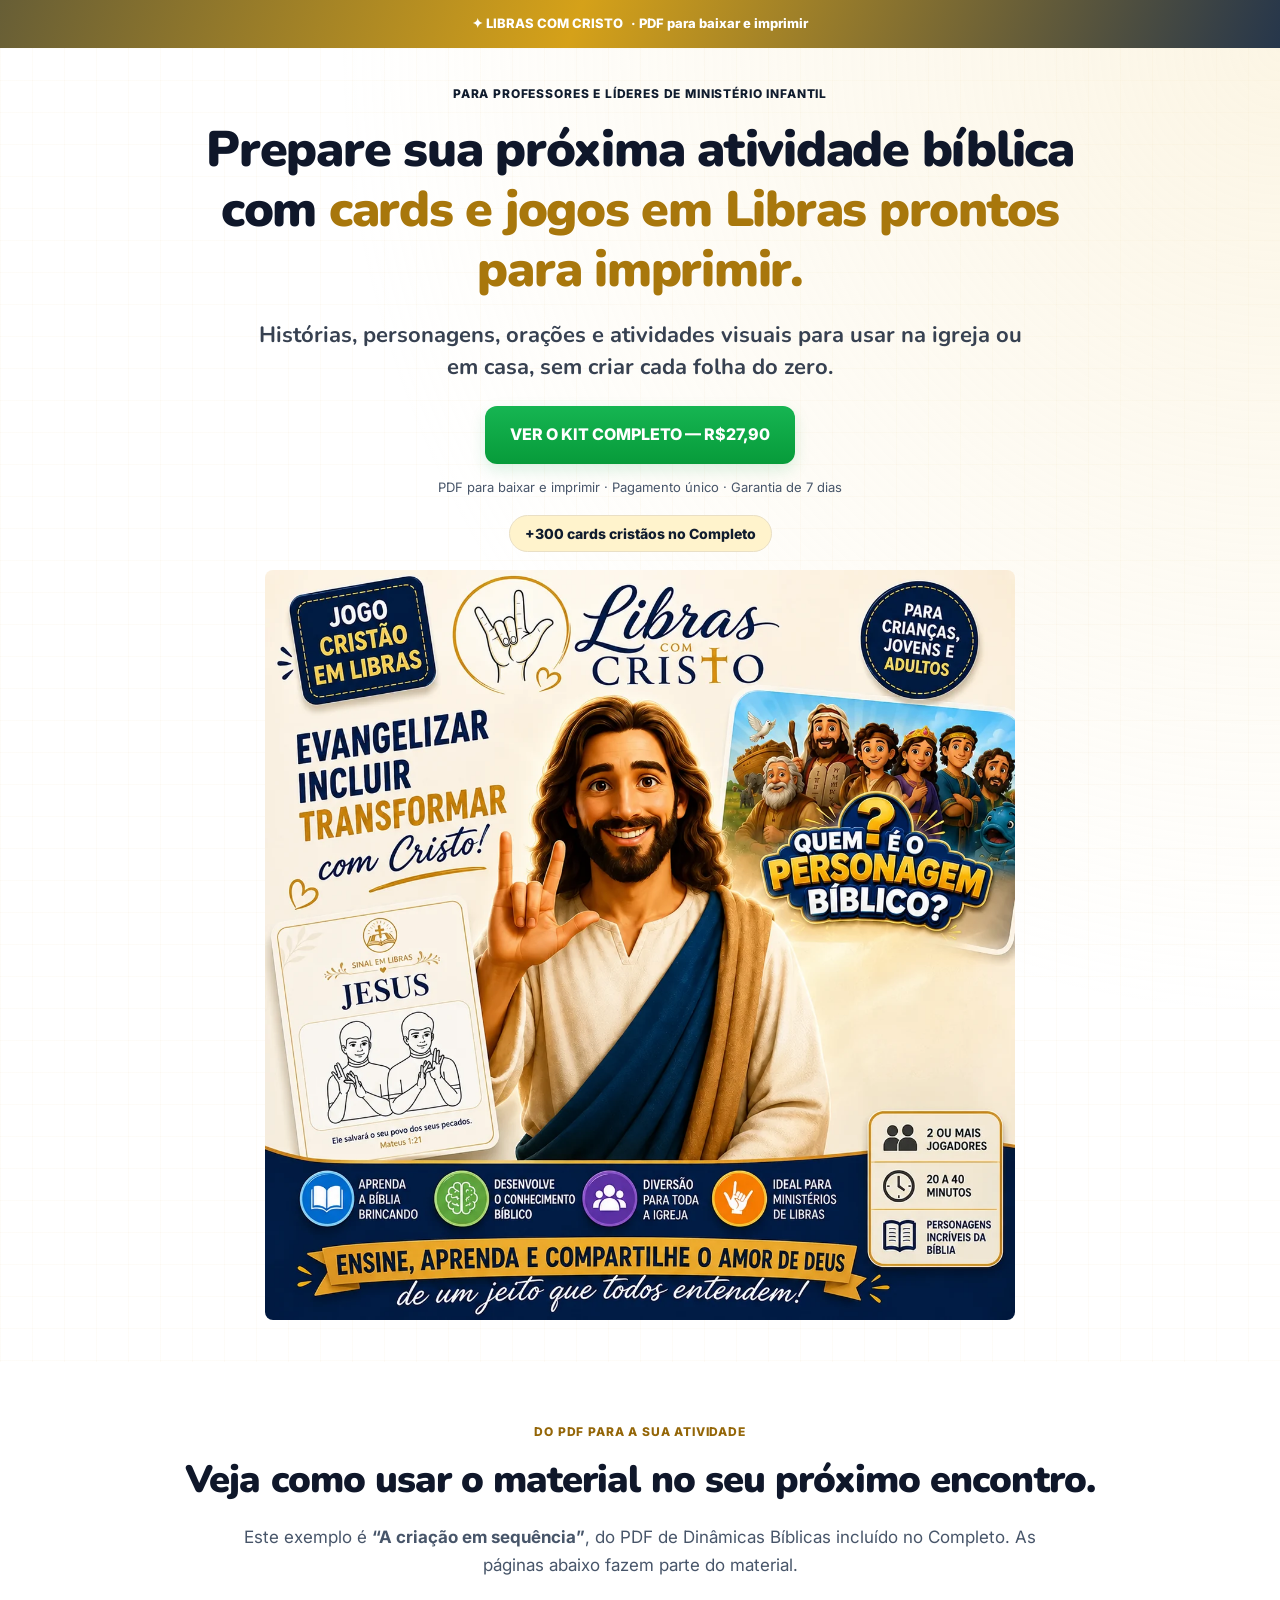
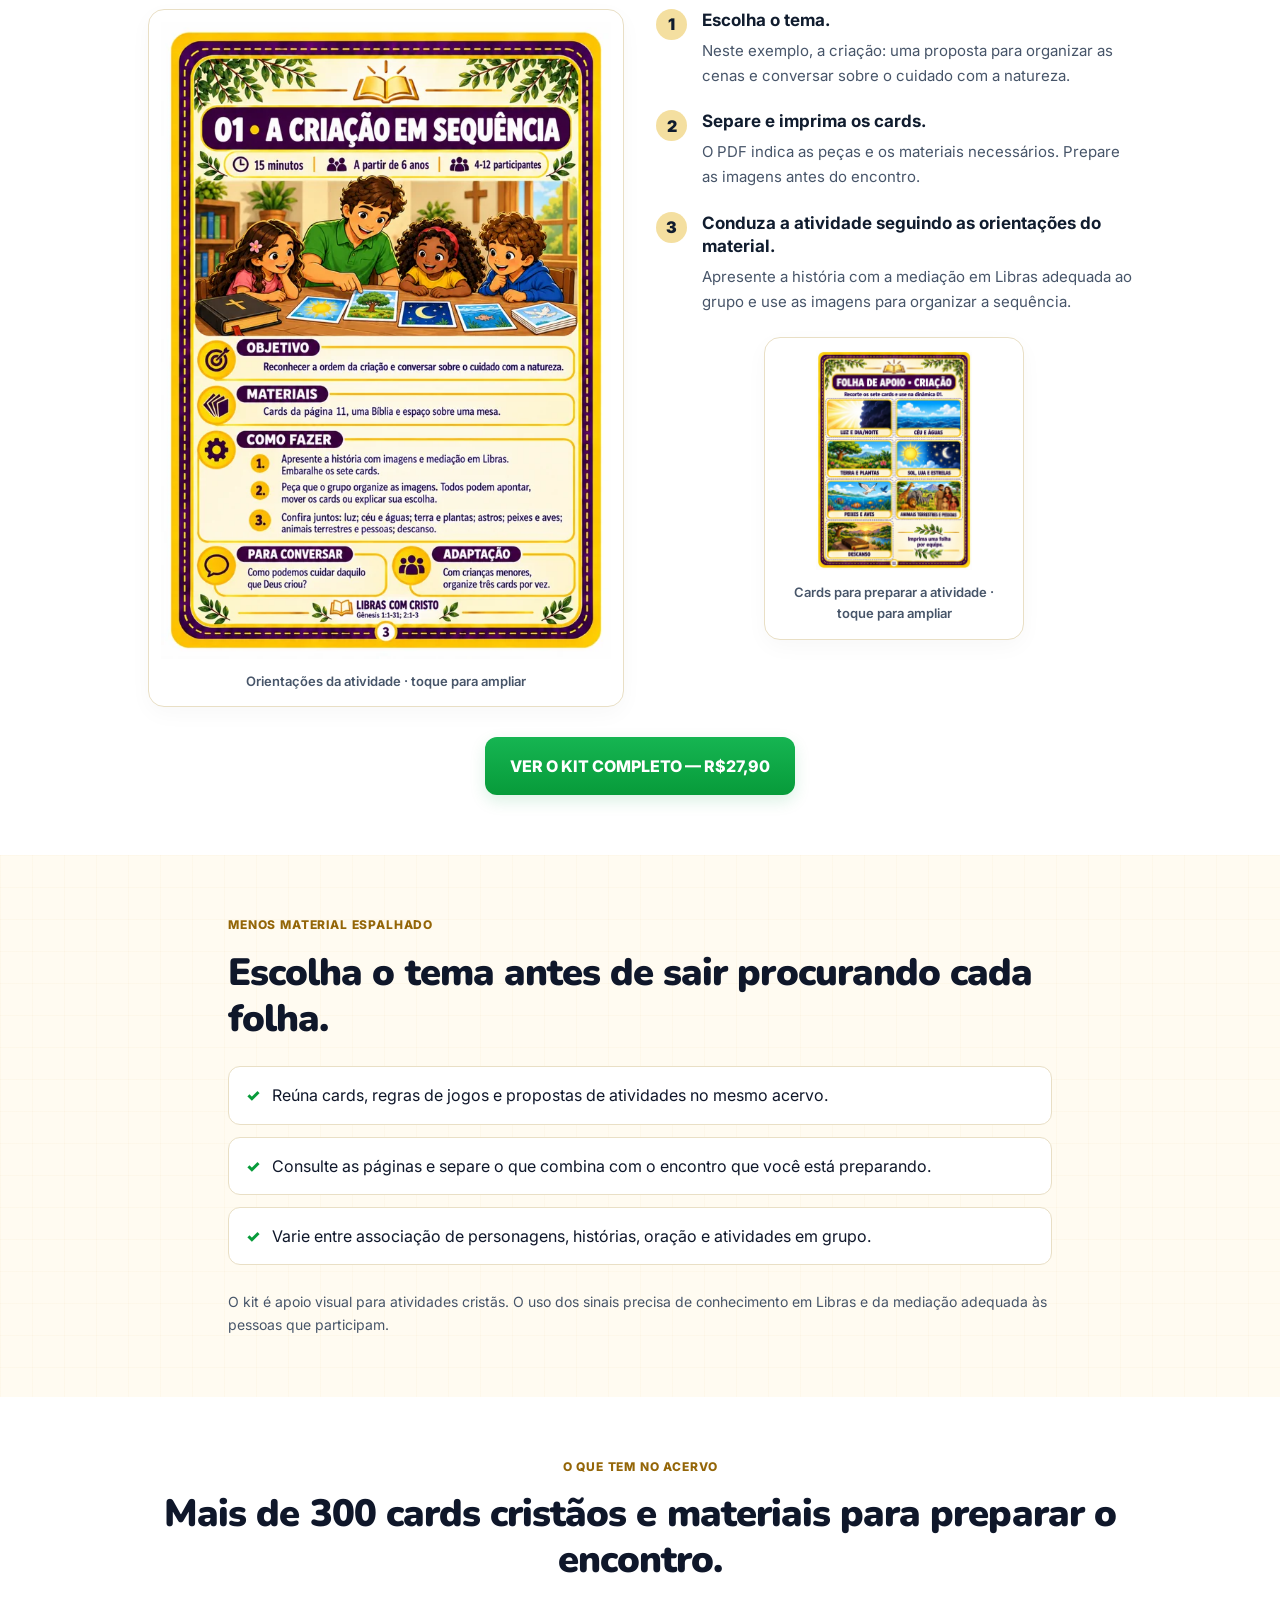
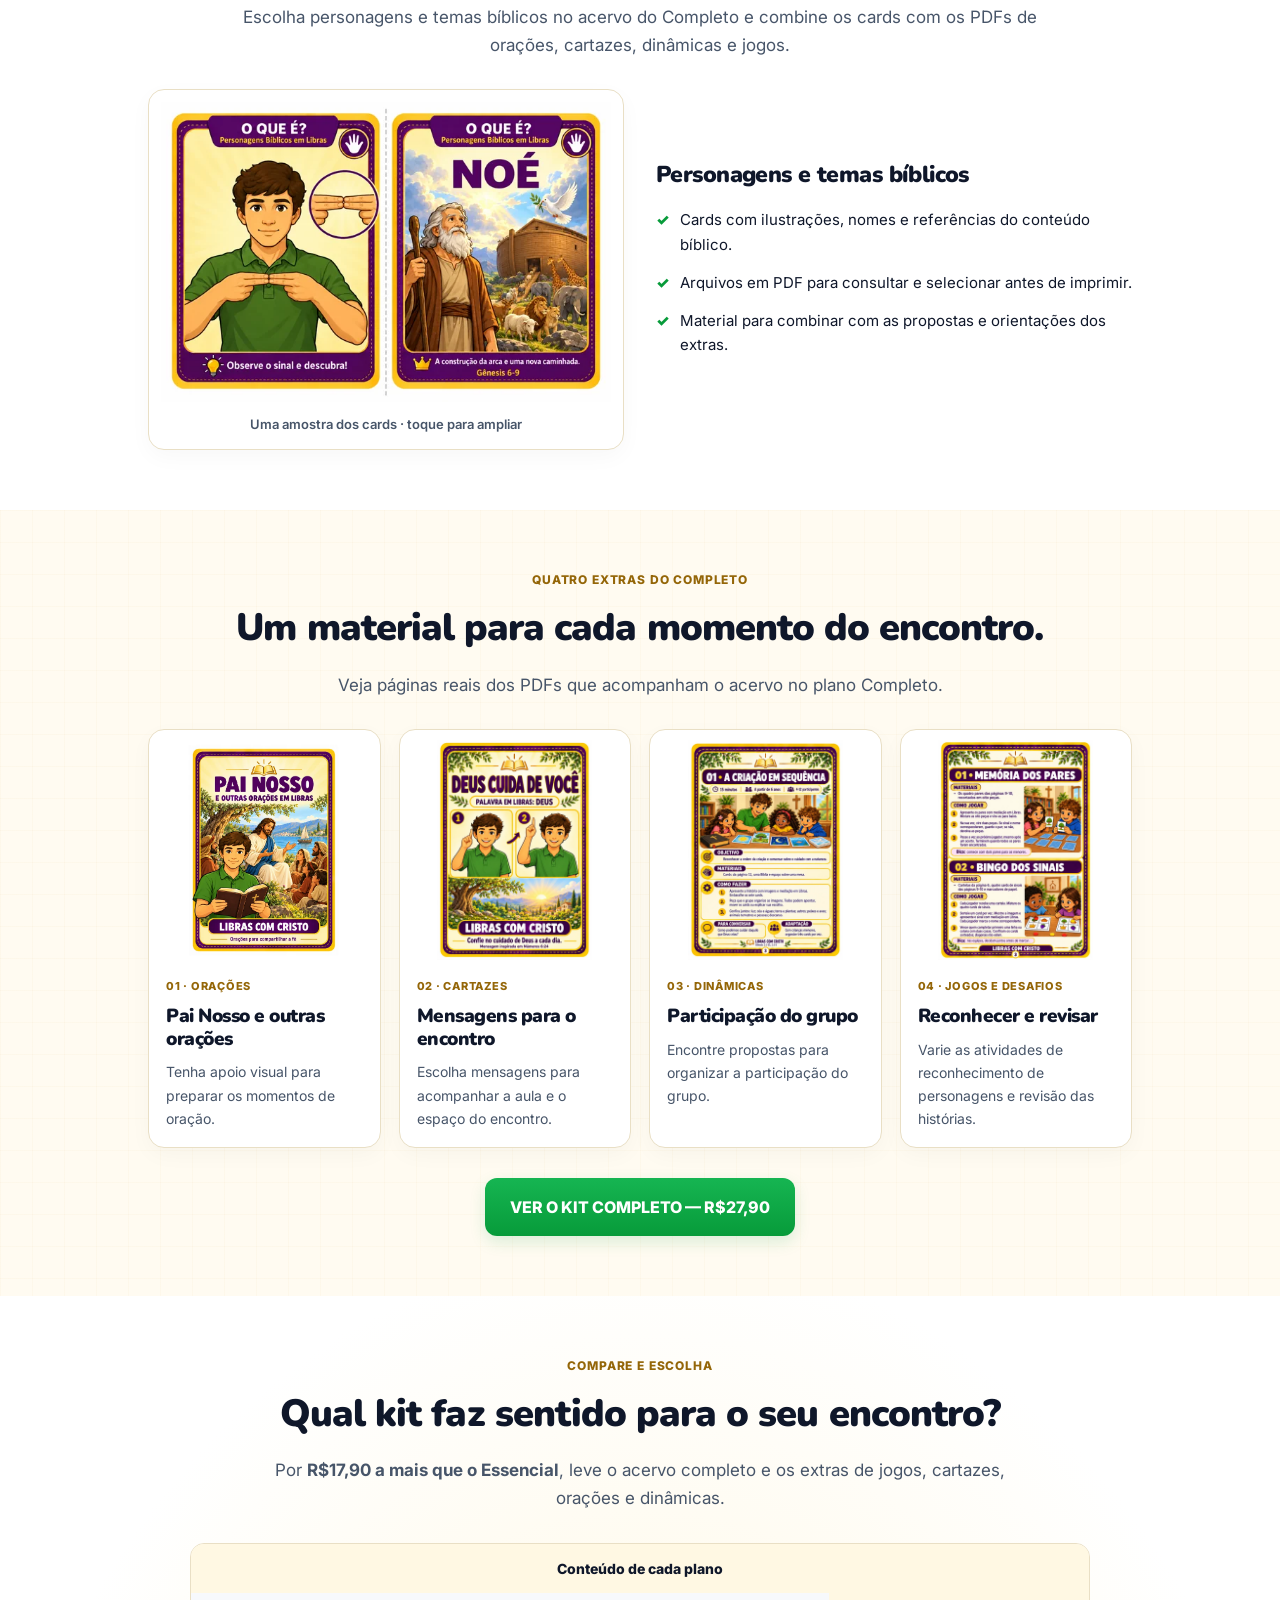
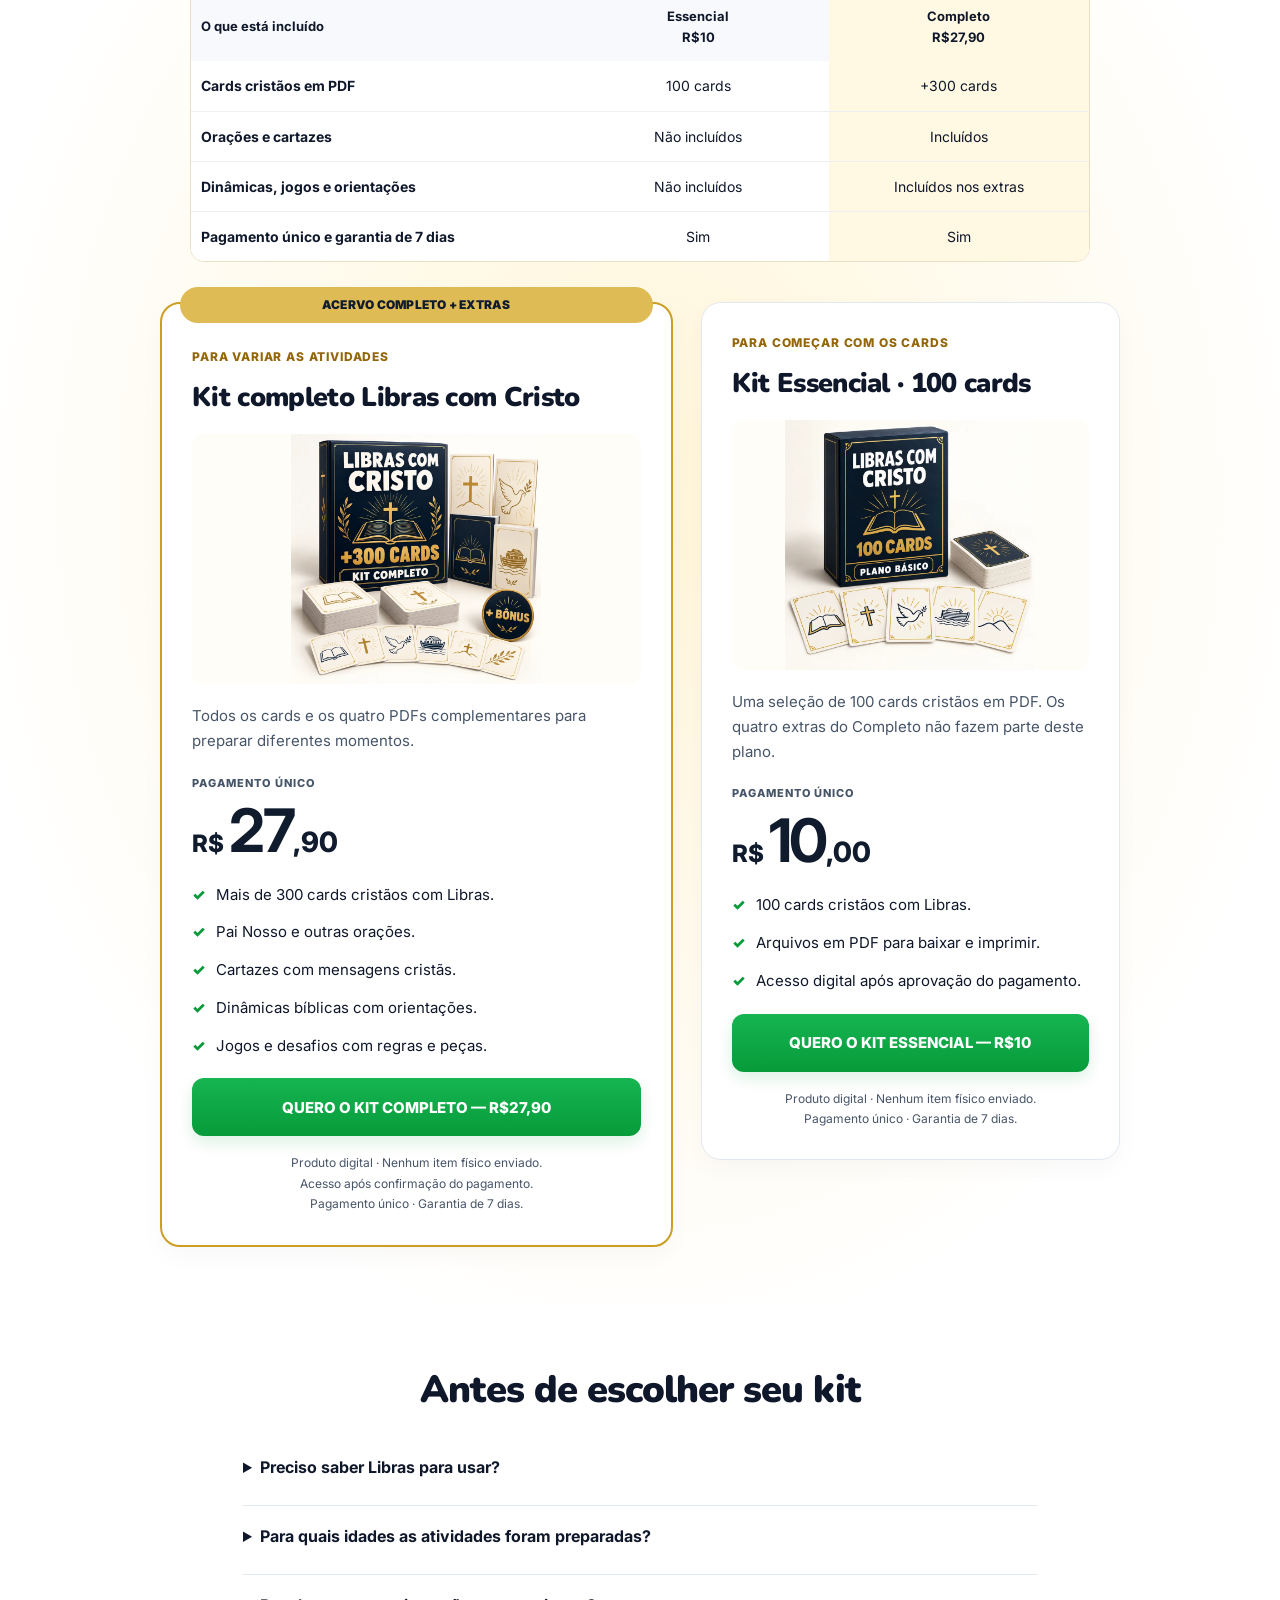
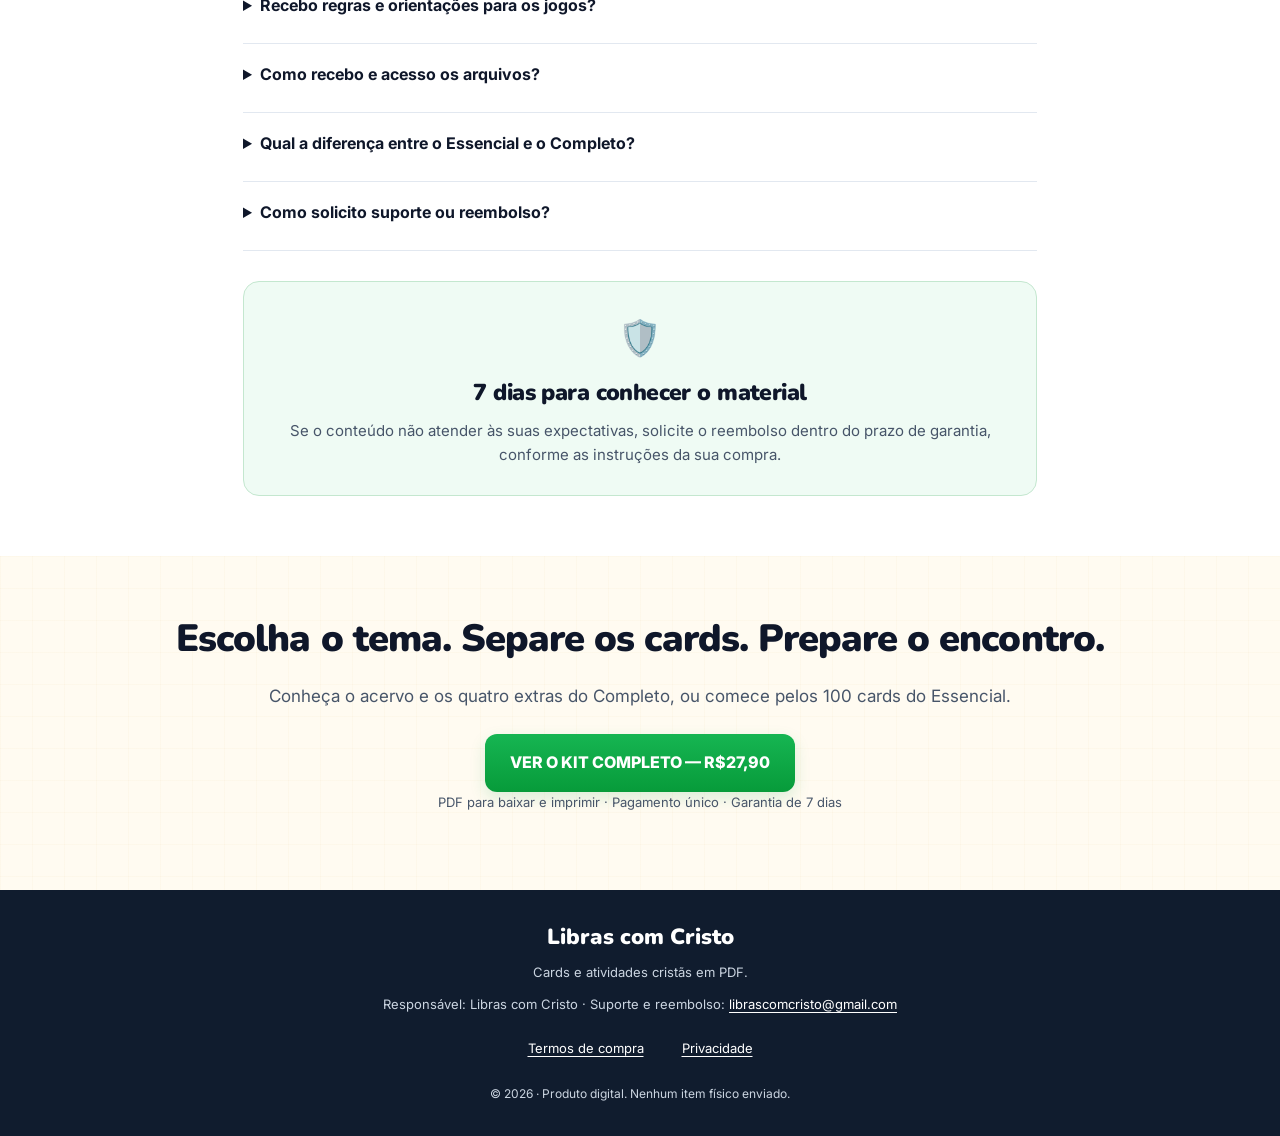
<file: index.html>
<!doctype html>
<html lang="pt-BR">
<head>
<meta charset="utf-8"><meta name="viewport" content="width=device-width,initial-scale=1,viewport-fit=cover">
<title>Libras com Cristo — Cards e atividades bíblicas para imprimir</title>
<meta name="description" content="Prepare sua próxima atividade bíblica com cards, jogos, orações e dinâmicas. Conheça as páginas do material e escolha seu kit em PDF.">
<meta name="theme-color" content="#101c2e">
<link rel="preconnect" href="https://fonts.googleapis.com"><link rel="preconnect" href="https://fonts.gstatic.com" crossorigin>
<link rel="preload" as="image" href="assets/hero.webp">
<link rel="stylesheet" href="styles.css?v=br-cro-20261014"><script src="config.js?v=br-cro-20261014" defer></script><script src="app.js?v=br-cro-20261014" defer></script>
</head>
<body>
<noscript><img height="1" width="1" style="display:none" alt="" src="https://www.facebook.com/tr?id=1959553121381250&amp;ev=PageView&amp;noscript=1"></noscript>
<a class="skip-content" href="#conteudo">Pular para o conteúdo</a>
<header class="topbar">✦ LIBRAS COM CRISTO <span>· PDF para baixar e imprimir</span></header>
<main id="conteudo">
<section class="hero" aria-labelledby="titulo-principal"><div class="container">
<p class="eyebrow hero-audience">PARA PROFESSORES E LÍDERES DE MINISTÉRIO INFANTIL</p>
<h1 id="titulo-principal">Prepare sua próxima atividade bíblica com <span>cards e jogos em Libras prontos para imprimir.</span></h1>
<p class="hero-sub">Histórias, personagens, orações e atividades visuais para usar na igreja ou em casa, sem criar cada folha do zero.</p>
<a class="cta" id="hero-cta" href="#plano-completo">VER O KIT COMPLETO — R$27,90</a>
<p class="micro hero-conditions">PDF para baixar e imprimir · Pagamento único · Garantia de 7 dias</p>
<p class="collection-count">+300 cards cristãos no Completo</p>
<img class="hero-image" src="assets/hero.webp" alt="Jesus e personagens bíblicos na apresentação do kit Libras com Cristo" width="1254" height="1254" fetchpriority="high" decoding="async">
</div></section>
<section class="section white" id="demonstracao" aria-labelledby="titulo-demonstracao"><div class="container">
<div class="center"><p class="eyebrow">DO PDF PARA A SUA ATIVIDADE</p><h2 id="titulo-demonstracao">Veja como usar o material no seu próximo encontro.</h2><p class="intro">Este exemplo é <strong>“A criação em sequência”</strong>, do PDF de Dinâmicas Bíblicas incluído no Completo. As páginas abaixo fazem parte do material.</p></div>
<div class="demo-layout">
<figure class="sample demo-main"><button class="sample-button" type="button" data-preview="assets/demo-criacao-ampliada.webp" aria-label="Ampliar as orientações de A criação em sequência"><img src="assets/demo-criacao.webp" alt="Página real da dinâmica A criação em sequência, com objetivo, materiais e orientações" width="636" height="900" loading="lazy" decoding="async"></button><figcaption>Orientações da atividade · toque para ampliar</figcaption></figure>
<div class="demo-guide"><ol class="steps-list"><li><strong>Escolha o tema.</strong><span>Neste exemplo, a criação: uma proposta para organizar as cenas e conversar sobre o cuidado com a natureza.</span></li><li><strong>Separe e imprima os cards.</strong><span>O PDF indica as peças e os materiais necessários. Prepare as imagens antes do encontro.</span></li><li><strong>Conduza a atividade seguindo as orientações do material.</strong><span>Apresente a história com a mediação em Libras adequada ao grupo e use as imagens para organizar a sequência.</span></li></ol>
<figure class="sample demo-pieces"><button class="sample-button" type="button" data-preview="assets/demo-pecas-ampliada.webp" aria-label="Ampliar os cards de recorte da atividade sobre a criação"><img src="assets/demo-pecas.webp" alt="Página real dos cards de recorte usados na dinâmica sobre a criação" width="636" height="900" loading="lazy" decoding="async"></button><figcaption>Cards para preparar a atividade · toque para ampliar</figcaption></figure></div>
</div><p class="section-action"><a class="cta" href="#plano-completo">VER O KIT COMPLETO — R$27,90</a></p>
</div></section>
<section class="section cream" id="preparacao"><div class="container compact">
<p class="eyebrow">MENOS MATERIAL ESPALHADO</p><h2>Escolha o tema antes de sair procurando cada folha.</h2>
<ul class="pain-list"><li>Reúna cards, regras de jogos e propostas de atividades no mesmo acervo.</li><li>Consulte as páginas e separe o que combina com o encontro que você está preparando.</li><li>Varie entre associação de personagens, histórias, oração e atividades em grupo.</li></ul>
<p class="scope-note">O kit é apoio visual para atividades cristãs. O uso dos sinais precisa de conhecimento em Libras e da mediação adequada às pessoas que participam.</p>
</div></section>
<section class="section white" id="acervo"><div class="container">
<div class="center"><p class="eyebrow">O QUE TEM NO ACERVO</p><h2>Mais de 300 cards cristãos e materiais para preparar o encontro.</h2><p class="intro">Escolha personagens e temas bíblicos no acervo do Completo e combine os cards com os PDFs de orações, cartazes, dinâmicas e jogos.</p></div>
<div class="inventory"><figure class="sample"><button class="sample-button" type="button" data-preview="assets/cards-noe-ampliada.webp" aria-label="Ampliar o par de cards sobre Noé"><img src="assets/cards-noe.webp" alt="Par real do acervo: card com sinal e card de Noé com ilustração e referência bíblica" width="640" height="427" loading="lazy" decoding="async"></button><figcaption>Uma amostra dos cards · toque para ampliar</figcaption></figure><div><h3>Personagens e temas bíblicos</h3><ul class="check-list"><li>Cards com ilustrações, nomes e referências do conteúdo bíblico.</li><li>Arquivos em PDF para consultar e selecionar antes de imprimir.</li><li>Material para combinar com as propostas e orientações dos extras.</li></ul></div></div>
</div></section>
<section class="section cream" id="extras"><div class="container">
<div class="center"><p class="eyebrow">QUATRO EXTRAS DO COMPLETO</p><h2>Um material para cada momento do encontro.</h2><p class="intro">Veja páginas reais dos PDFs que acompanham o acervo no plano Completo.</p></div>
<div class="bonus-grid">
<article class="bonus"><button class="sample-button" type="button" data-preview="assets/extra-oracoes-ampliada.webp" aria-label="Ampliar a capa real de Pai Nosso e outras orações"><img src="assets/extra-oracoes.webp" alt="Capa real do PDF Pai Nosso e outras orações em Libras" width="497" height="702" loading="lazy" decoding="async"></button><div><p class="eyebrow">01 · ORAÇÕES</p><h3>Pai Nosso e outras orações</h3><p>Tenha apoio visual para preparar os momentos de oração.</p></div></article>
<article class="bonus"><button class="sample-button" type="button" data-preview="assets/extra-cartazes-ampliada.webp" aria-label="Ampliar uma página real dos cartazes cristãos"><img src="assets/extra-cartazes.webp" alt="Cartaz cristão do material: Deus cuida de você" width="636" height="900" loading="lazy" decoding="async"></button><div><p class="eyebrow">02 · CARTAZES</p><h3>Mensagens para o encontro</h3><p>Escolha mensagens para acompanhar a aula e o espaço do encontro.</p></div></article>
<article class="bonus"><button class="sample-button" type="button" data-preview="assets/extra-dinamicas-ampliada.webp" aria-label="Ampliar uma página real de Dinâmicas Bíblicas"><img src="assets/extra-dinamicas.webp" alt="Página da dinâmica A criação em sequência, com proposta e orientações" width="636" height="900" loading="lazy" decoding="async"></button><div><p class="eyebrow">03 · DINÂMICAS</p><h3>Participação do grupo</h3><p>Encontre propostas para organizar a participação do grupo.</p></div></article>
<article class="bonus"><button class="sample-button" type="button" data-preview="assets/extra-jogos-ampliada.webp" aria-label="Ampliar as regras reais de memória e bingo"><img src="assets/extra-jogos.webp" alt="Página de Jogos e desafios bíblicos com as regras de memória dos pares e bingo dos sinais" width="636" height="900" loading="lazy" decoding="async"></button><div><p class="eyebrow">04 · JOGOS E DESAFIOS</p><h3>Reconhecer e revisar</h3><p>Varie as atividades de reconhecimento de personagens e revisão das histórias.</p></div></article>
</div><p class="section-action"><a class="cta" href="#plano-completo">VER O KIT COMPLETO — R$27,90</a></p>
</div></section>
<section class="section plans-section" id="planos"><div class="container">
<div class="center"><p class="eyebrow">COMPARE E ESCOLHA</p><h2>Qual kit faz sentido para o seu encontro?</h2><p class="intro price-difference">Por <strong>R$17,90 a mais que o Essencial</strong>, leve o acervo completo e os extras de jogos, cartazes, orações e dinâmicas.</p></div>
<div class="comparison-table"><table><caption>Conteúdo de cada plano</caption><thead><tr><th scope="col">O que está incluído</th><th scope="col">Essencial<br>R$10</th><th scope="col">Completo<br>R$27,90</th></tr></thead><tbody><tr><th scope="row">Cards cristãos em PDF</th><td>100 cards</td><td>+300 cards</td></tr><tr><th scope="row">Orações e cartazes</th><td>Não incluídos</td><td>Incluídos</td></tr><tr><th scope="row">Dinâmicas, jogos e orientações</th><td>Não incluídos</td><td>Incluídos nos extras</td></tr><tr><th scope="row">Pagamento único e garantia de 7 dias</th><td>Sim</td><td>Sim</td></tr></tbody></table></div>
<div class="plans">
<article class="plan complete" id="plano-completo" aria-labelledby="nome-completo"><div class="recommended">ACERVO COMPLETO + EXTRAS</div><p class="eyebrow">PARA VARIAR AS ATIVIDADES</p><h3 id="nome-completo">Kit completo Libras com Cristo</h3><img class="plan-thumbnail" src="assets/plano-completo.webp" alt="Apresentação do Kit completo Libras com Cristo, com mais de 300 cards e extras" width="900" height="900" loading="lazy" decoding="async"><p class="plan-desc">Todos os cards e os quatro PDFs complementares para preparar diferentes momentos.</p><p class="payment">PAGAMENTO ÚNICO</p><p class="price">R$ <strong>27</strong><span>,90</span></p><ul class="check-list"><li>Mais de 300 cards cristãos com Libras.</li><li>Pai Nosso e outras orações.</li><li>Cartazes com mensagens cristãs.</li><li>Dinâmicas bíblicas com orientações.</li><li>Jogos e desafios com regras e peças.</li></ul><a class="cta checkout" data-plan="complete" href="https://pay.cakto.com.br/koq7rch_1203607">QUERO O KIT COMPLETO — R$27,90</a><p class="purchase-conditions">Produto digital · Nenhum item físico enviado.<br>Acesso após confirmação do pagamento.<br>Pagamento único · Garantia de 7 dias.</p></article>
<article class="plan basic" id="plano-essencial" aria-labelledby="nome-essencial"><p class="eyebrow">PARA COMEÇAR COM OS CARDS</p><h3 id="nome-essencial">Kit Essencial · 100 cards</h3><img class="plan-thumbnail" src="assets/plano-basico.webp" alt="Apresentação do Kit Essencial Libras com Cristo com 100 cards" width="900" height="900" loading="lazy" decoding="async"><p class="plan-desc">Uma seleção de 100 cards cristãos em PDF. Os quatro extras do Completo não fazem parte deste plano.</p><p class="payment">PAGAMENTO ÚNICO</p><p class="price">R$ <strong>10</strong><span>,00</span></p><ul class="check-list"><li>100 cards cristãos com Libras.</li><li>Arquivos em PDF para baixar e imprimir.</li><li>Acesso digital após aprovação do pagamento.</li></ul><a class="cta checkout" data-plan="basic" href="https://pay.cakto.com.br/39c2smn_1203645">QUERO O KIT ESSENCIAL — R$10</a><p class="purchase-conditions">Produto digital · Nenhum item físico enviado.<br>Pagamento único · Garantia de 7 dias.</p></article>
</div></div></section>
<section class="section white" id="duvidas"><div class="container faq"><h2 class="center">Antes de escolher seu kit</h2>
<details><summary>Preciso saber Libras para usar?</summary><p>Você pode consultar as páginas para preparar as atividades. Para apresentar ou ensinar os sinais, precisa de conhecimento em Libras e da mediação adequada ao grupo. O kit é apoio visual para atividades cristãs e não substitui formação em Libras ou mediação profissional.</p></details>
<details><summary>Para quais idades as atividades foram preparadas?</summary><p>As propostas dos extras trazem orientações próprias. A dinâmica “A criação em sequência”, por exemplo, indica a partir de 6 anos; o guia de jogos sugere a partir de 7 anos. Escolha conforme a leitura, o interesse e as necessidades do grupo, sem aplicar uma única faixa etária a todo o acervo.</p></details>
<details><summary>Recebo regras e orientações para os jogos?</summary><p>Sim, no Completo. O PDF de Jogos e desafios bíblicos inclui preparo, regras e peças. O PDF de Dinâmicas Bíblicas também traz objetivo, materiais e orientações para as propostas. As páginas da demonstração são desses extras.</p></details>
<details><summary>Como recebo e acesso os arquivos?</summary><p>Após a confirmação do pagamento, use as instruções de acesso da plataforma e confira o e-mail informado na compra. O material é digital; nenhum item físico será enviado. Você pode consultar os PDFs e imprimir as páginas que vai utilizar.</p></details>
<details><summary>Qual a diferença entre o Essencial e o Completo?</summary><p>O Essencial reúne 100 cards cristãos. O Completo inclui mais de 300 cards e os quatro extras: orações, cartazes, dinâmicas e jogos. A diferença entre os preços é R$17,90.</p></details>
<details><summary>Como solicito suporte ou reembolso?</summary><p>Envie sua solicitação para <a href="mailto:librascomcristo@gmail.com">librascomcristo@gmail.com</a>, informando o e-mail utilizado na compra. Para reembolso, entre em contato dentro dos 7 dias de garantia, contados da compra.</p></details>
<div class="guarantee center"><span aria-hidden="true">🛡️</span><h3>7 dias para conhecer o material</h3><p>Se o conteúdo não atender às suas expectativas, solicite o reembolso dentro do prazo de garantia, conforme as instruções da sua compra.</p></div>
</div></section>
<section class="section final cream"><div class="container center"><h2>Escolha o tema. Separe os cards. Prepare o encontro.</h2><p class="intro">Conheça o acervo e os quatro extras do Completo, ou comece pelos 100 cards do Essencial.</p><a class="cta" href="#plano-completo">VER O KIT COMPLETO — R$27,90</a><p class="micro">PDF para baixar e imprimir · Pagamento único · Garantia de 7 dias</p></div></section>
</main>
<footer id="rodape"><div class="container"><strong>Libras com Cristo</strong><p>Cards e atividades cristãs em PDF.</p><p>Responsável: Libras com Cristo · Suporte e reembolso: <a href="mailto:librascomcristo@gmail.com">librascomcristo@gmail.com</a></p><nav aria-label="Informações de compra"><a href="termos.html">Termos de compra</a><a href="privacidade.html">Privacidade</a></nav><small>© <span id="year">2026</span> · Produto digital. Nenhum item físico enviado.</small></div></footer>
<aside class="mobile-bar" aria-label="Atalho para o kit completo" hidden><div><strong>Kit completo · R$27,90</strong><span>Pagamento único</span></div><a class="cta" href="#plano-completo">VER O KIT</a></aside>
<dialog id="sample-preview" aria-labelledby="preview-title"><header class="preview-header"><h2 id="preview-title">Página do material</h2><button class="close-preview" type="button" aria-label="Fechar página ampliada">×</button></header><img id="sample-preview-image" alt="Página ampliada do material"></dialog>
<dialog id="checkout-pending"><button class="close-dialog" aria-label="Fechar mensagem">×</button><h2>Não foi possível abrir o checkout</h2><p>Tente novamente pelo botão do plano que você escolheu.</p><button class="cta close-dialog">VOLTAR À PÁGINA</button></dialog>
</body></html>
</file>
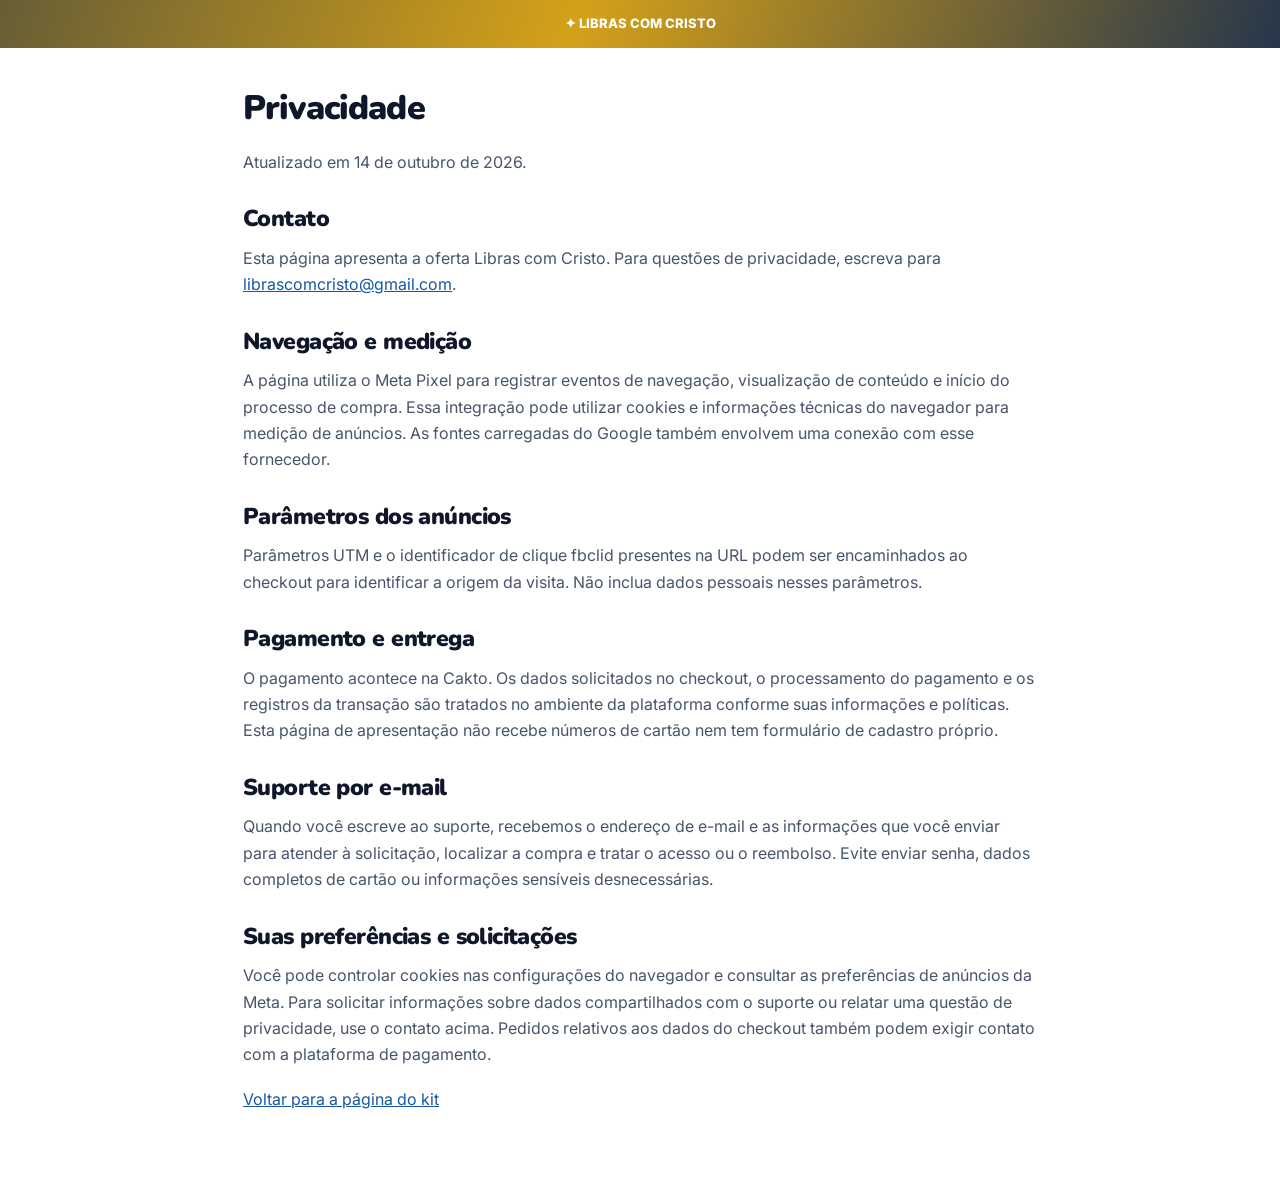
<file: privacidade.html>
<!doctype html><html lang="pt-BR"><head><meta charset="utf-8"><meta name="viewport" content="width=device-width,initial-scale=1"><title>Privacidade | Libras com Cristo</title><link rel="stylesheet" href="styles.css?v=br-cro-20261014"></head><body><header class="topbar">✦ LIBRAS COM CRISTO</header><main class="container legal"><h1>Privacidade</h1><p>Atualizado em 14 de outubro de 2026.</p><h2>Contato</h2><p>Esta página apresenta a oferta Libras com Cristo. Para questões de privacidade, escreva para <a href="mailto:librascomcristo@gmail.com">librascomcristo@gmail.com</a>.</p><h2>Navegação e medição</h2><p>A página utiliza o Meta Pixel para registrar eventos de navegação, visualização de conteúdo e início do processo de compra. Essa integração pode utilizar cookies e informações técnicas do navegador para medição de anúncios. As fontes carregadas do Google também envolvem uma conexão com esse fornecedor.</p><h2>Parâmetros dos anúncios</h2><p>Parâmetros UTM e o identificador de clique fbclid presentes na URL podem ser encaminhados ao checkout para identificar a origem da visita. Não inclua dados pessoais nesses parâmetros.</p><h2>Pagamento e entrega</h2><p>O pagamento acontece na Cakto. Os dados solicitados no checkout, o processamento do pagamento e os registros da transação são tratados no ambiente da plataforma conforme suas informações e políticas. Esta página de apresentação não recebe números de cartão nem tem formulário de cadastro próprio.</p><h2>Suporte por e-mail</h2><p>Quando você escreve ao suporte, recebemos o endereço de e-mail e as informações que você enviar para atender à solicitação, localizar a compra e tratar o acesso ou o reembolso. Evite enviar senha, dados completos de cartão ou informações sensíveis desnecessárias.</p><h2>Suas preferências e solicitações</h2><p>Você pode controlar cookies nas configurações do navegador e consultar as preferências de anúncios da Meta. Para solicitar informações sobre dados compartilhados com o suporte ou relatar uma questão de privacidade, use o contato acima. Pedidos relativos aos dados do checkout também podem exigir contato com a plataforma de pagamento.</p><p><a href="index.html">Voltar para a página do kit</a></p></main></body></html>
</file>
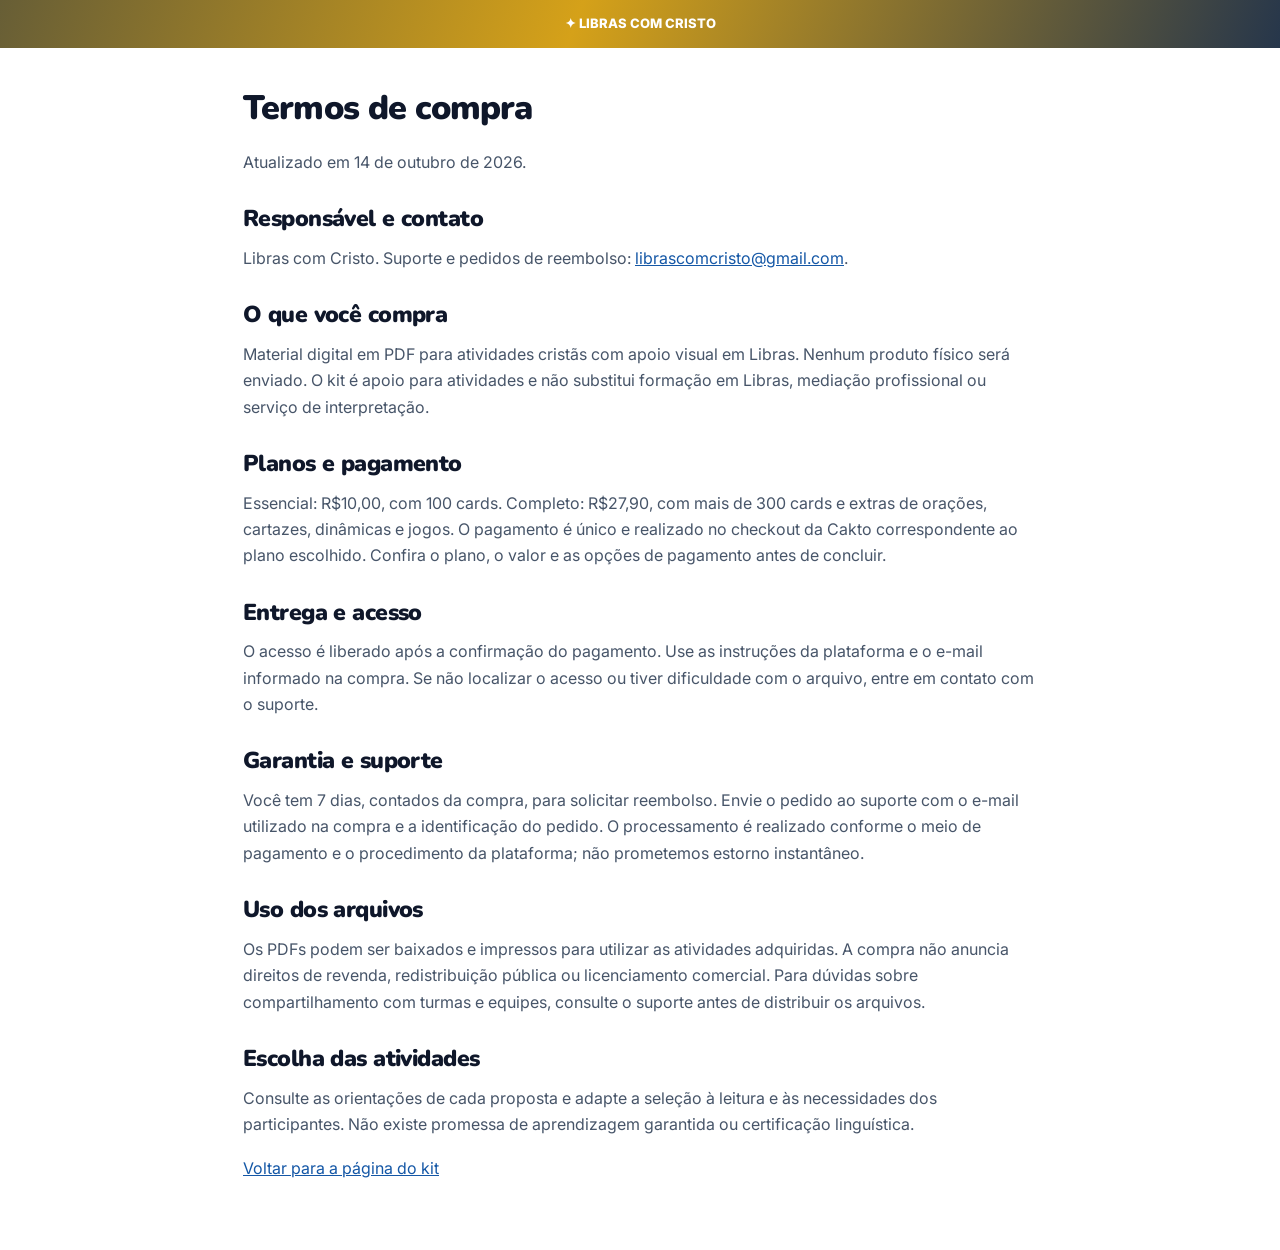
<file: termos.html>
<!doctype html><html lang="pt-BR"><head><meta charset="utf-8"><meta name="viewport" content="width=device-width,initial-scale=1"><title>Termos de compra | Libras com Cristo</title><link rel="stylesheet" href="styles.css?v=br-cro-20261014"></head><body><header class="topbar">✦ LIBRAS COM CRISTO</header><main class="container legal"><h1>Termos de compra</h1><p>Atualizado em 14 de outubro de 2026.</p><h2>Responsável e contato</h2><p>Libras com Cristo. Suporte e pedidos de reembolso: <a href="mailto:librascomcristo@gmail.com">librascomcristo@gmail.com</a>.</p><h2>O que você compra</h2><p>Material digital em PDF para atividades cristãs com apoio visual em Libras. Nenhum produto físico será enviado. O kit é apoio para atividades e não substitui formação em Libras, mediação profissional ou serviço de interpretação.</p><h2>Planos e pagamento</h2><p>Essencial: R$10,00, com 100 cards. Completo: R$27,90, com mais de 300 cards e extras de orações, cartazes, dinâmicas e jogos. O pagamento é único e realizado no checkout da Cakto correspondente ao plano escolhido. Confira o plano, o valor e as opções de pagamento antes de concluir.</p><h2>Entrega e acesso</h2><p>O acesso é liberado após a confirmação do pagamento. Use as instruções da plataforma e o e-mail informado na compra. Se não localizar o acesso ou tiver dificuldade com o arquivo, entre em contato com o suporte.</p><h2>Garantia e suporte</h2><p>Você tem 7 dias, contados da compra, para solicitar reembolso. Envie o pedido ao suporte com o e-mail utilizado na compra e a identificação do pedido. O processamento é realizado conforme o meio de pagamento e o procedimento da plataforma; não prometemos estorno instantâneo.</p><h2>Uso dos arquivos</h2><p>Os PDFs podem ser baixados e impressos para utilizar as atividades adquiridas. A compra não anuncia direitos de revenda, redistribuição pública ou licenciamento comercial. Para dúvidas sobre compartilhamento com turmas e equipes, consulte o suporte antes de distribuir os arquivos.</p><h2>Escolha das atividades</h2><p>Consulte as orientações de cada proposta e adapte a seleção à leitura e às necessidades dos participantes. Não existe promessa de aprendizagem garantida ou certificação linguística.</p><p><a href="index.html">Voltar para a página do kit</a></p></main></body></html>
</file>
<file: styles.css>
@import url('https://fonts.googleapis.com/css2?family=Inter:wght@400;500;600;700;800&family=Nunito:wght@600;700;800;900&display=swap');
:root{--ink:#0f172a;--navy:#101c2e;--gold:#cc9e22;--cream:#fffbf1;--muted:#475569;--line:#e9dfc5;--green:#079b3a;--top:48px;scroll-padding-top:70px;scroll-behavior:smooth}
*{box-sizing:border-box}body{margin:0;padding-top:var(--top);color:var(--ink);background:#fff;font:16px/1.65 Inter,Arial,sans-serif}h1,h2,h3{font-family:Nunito,Arial,sans-serif;font-weight:900;line-height:1.2;letter-spacing:-.025em;margin:0 0 20px}h1{font-size:clamp(32px,4vw,50px);max-width:940px;margin:0 auto 20px}h2{font-size:clamp(27px,3.4vw,38px)}h3{font-size:23px}h1 span{color:#a8770c}p{margin:0 0 18px}img{display:block;max-width:100%;height:auto}button{font:inherit;cursor:pointer}a,button,summary{touch-action:manipulation;-webkit-tap-highlight-color:transparent}a:focus-visible,button:focus-visible,summary:focus-visible{outline:3px solid #2563eb;outline-offset:5px}[hidden]{display:none!important}.container{width:min(1040px,100%);padding:0 28px;margin:auto}.compact{max-width:880px}.center{text-align:center}.topbar{position:fixed;inset:0 0 auto;height:var(--top);z-index:30;display:flex;gap:8px;justify-content:center;align-items:center;text-align:center;padding:8px 12px;background:linear-gradient(110deg,#675e36,#d5a119 45%,#26364b);color:#fff;font-size:13px;font-weight:800}.skip-content{position:absolute;top:-120px;left:15px;z-index:100;background:white;color:var(--ink);padding:15px}.skip-content:focus{top:55px}.hero{padding:36px 0 42px;text-align:center;background:radial-gradient(ellipse at top right,#f7e7bd66,transparent 52%),linear-gradient(#cf9e2208 1px,transparent 1px),linear-gradient(90deg,#cf9e2208 1px,transparent 1px);background-size:auto,32px 32px,32px 32px}.eyebrow{font-size:12px;font-weight:800;letter-spacing:.07em;color:#946608;margin:0 0 15px}.hero-audience{max-width:750px;margin:0 auto 16px;color:var(--navy)}.hero-sub{font:700 clamp(18px,2vw,22px)/1.45 Nunito,Arial,sans-serif;max-width:780px;margin:0 auto 22px;color:#374151}.cta{display:inline-flex;justify-content:center;align-items:center;text-align:center;min-height:58px;padding:16px 25px;border:0;border-radius:12px;background:linear-gradient(#16b552,#079b3a);box-shadow:0 6px 16px #10a04a26;color:#fff;font-size:16px;font-weight:800;line-height:1.4;text-decoration:none;max-width:100%;transition:filter .15s}.cta:hover{filter:brightness(1.06)}.micro{font-size:13px;color:var(--muted);line-height:1.6}.hero-conditions{margin:13px auto 18px;max-width:600px}.collection-count{display:inline-block;margin:0 auto 18px;padding:6px 15px;font-size:14px;font-weight:800;color:var(--navy);border-radius:50px;background:#fff3cc;border:1px solid var(--line)}.hero-image{width:750px;margin:0 auto;border-radius:8px}.section{padding:60px 0}.white{background:#fff}.cream{background-color:var(--cream);background-image:linear-gradient(#cf9e2208 1px,transparent 1px),linear-gradient(90deg,#cf9e2208 1px,transparent 1px);background-size:32px 32px}.intro{max-width:800px;margin:0 auto 30px;font-size:17px;color:var(--muted)}.demo-layout,.inventory{display:grid;grid-template-columns:1fr 1fr;gap:32px;align-items:start}.sample{margin:0;border:1px solid var(--line);border-radius:16px;background:#fff;padding:12px;box-shadow:0 7px 22px #0f172a08;overflow:hidden}.sample-button{display:block;border:0;background:transparent;padding:0;width:100%;border-radius:9px}.sample-button img{width:100%;height:auto}.sample-button:hover{filter:brightness(.98)}figcaption{padding:12px 3px 2px;color:var(--muted);font-size:13px;text-align:center;font-weight:600}.steps-list{list-style:none;counter-reset:step;margin:0 0 22px;padding:0;display:grid;gap:22px}.steps-list li{counter-increment:step;position:relative;padding-left:46px}.steps-list li:before{content:counter(step);position:absolute;top:0;left:0;display:grid;place-items:center;width:31px;height:31px;border-radius:50%;background:#f4dfa0;color:var(--navy);font-weight:900}.steps-list strong{display:block;font-size:17px;color:var(--navy);line-height:1.4;margin-bottom:6px}.steps-list span{display:block;font-size:15px;color:var(--muted)}.demo-pieces{max-width:260px;margin:auto}.demo-pieces img{max-height:220px;object-fit:contain}.section-action{margin:30px 0 0;text-align:center}.pain-list{list-style:none;margin:25px 0;padding:0;display:grid;gap:12px}.pain-list li{padding:15px 18px 15px 43px;border:1px solid var(--line);border-radius:12px;background:#fff;position:relative}.pain-list li:before{content:'✓';position:absolute;left:17px;color:var(--green);font-weight:900}.scope-note{font-size:14px;color:var(--muted);margin:24px 0 0}.inventory{align-items:center}.check-list{list-style:none;padding:0;margin:20px 0;display:grid;gap:13px;font-size:15px}.check-list li{padding-left:24px;position:relative}.check-list li:before{content:'✓';position:absolute;left:0;color:var(--green);font-weight:900}.bonus-grid{display:grid;grid-template-columns:repeat(4,1fr);gap:18px}.bonus{border:1px solid var(--line);border-radius:16px;background:#fff;overflow:hidden;box-shadow:0 7px 22px #0f172a08}.bonus .sample-button{padding:10px 10px 0}.bonus .sample-button img{width:100%;height:220px;object-fit:contain}.bonus>div{padding:17px}.bonus .eyebrow{font-size:11px;margin-bottom:10px}.bonus h3{font-size:19px;margin-bottom:10px}.bonus p:last-child{font-size:14px;color:var(--muted);margin:0}.plans-section{background:radial-gradient(ellipse at center,#fff5d8,white 75%)}.price-difference{max-width:780px}.comparison-table{max-width:900px;margin:28px auto 40px;border:1px solid var(--line);border-radius:14px;overflow:hidden}table{border-collapse:collapse;table-layout:fixed;width:100%;font-size:14px;background:white;text-align:center}caption{padding:13px;font-weight:800;background:#fff8e3}th,td{padding:13px 10px;border-bottom:1px solid #edf0f3;overflow-wrap:break-word}th:first-child{width:42%;text-align:left}thead th{font-size:13px;background:#f7f9fc}td:last-child,thead th:last-child{background:#fff8e3}tr:last-child th,tr:last-child td{border-bottom:0}.plans{display:grid;grid-template-columns:1.1fr .9fr;gap:28px;align-items:start;margin:auto;max-width:960px}.plan{border:1px solid #e2e8f0;border-radius:20px;background:#fff;padding:30px;box-shadow:0 9px 25px #0f172a08;scroll-margin-top:18px}.complete{border:2px solid var(--gold);position:relative;padding-top:43px}.recommended{position:absolute;top:-17px;left:18px;right:18px;text-align:center;border-radius:40px;background:#dfbb55;color:var(--navy);padding:8px 5px;font-weight:900;letter-spacing:.02em;font-size:12px}.plan h3{font-size:27px}.plan-thumbnail{width:100%;height:250px;object-fit:contain;border-radius:12px;background:#fffdf7;margin:10px 0 20px}.plan-desc{color:var(--muted);font-size:15px}.payment{font-size:11px;font-weight:800;color:var(--muted);letter-spacing:.09em;margin:20px 0 5px}.price{line-height:1.1;color:var(--navy);font-size:24px;font-weight:800;margin:0 0 20px}.price strong{font-size:60px;letter-spacing:-.04em}.price span{font-size:28px}.plan .cta{width:100%;padding:16px 12px;font-size:15px}.purchase-conditions{color:var(--muted);font-size:12px;text-align:center;margin:17px 0 0;line-height:1.7}.faq{max-width:850px}.faq h2{margin-bottom:25px}details{border-bottom:1px solid #e2e8f0;padding:18px 0}summary{font-size:16px;font-weight:700;cursor:pointer;line-height:1.5;min-height:32px}details p{font-size:15px;color:var(--muted);padding-top:14px;margin:0}.guarantee{margin-top:30px;padding:27px;border:1px solid #c4e7cf;border-radius:16px;background:#effbf4}.guarantee>span{font-size:35px}.guarantee h3{margin:12px 0}.guarantee p{color:var(--muted);font-size:15px;margin:0}.final .intro{margin-bottom:24px}footer{padding:32px 0;background:var(--navy);color:#cbd5e1;text-align:center;font-size:13px}footer strong{font:900 22px Nunito,Arial,sans-serif;color:#fff}footer p{margin:10px auto;max-width:700px}footer small{font-size:12px}.mobile-bar{display:none}dialog{border:0;border-radius:16px;padding:26px;max-width:480px;width:calc(100% - 28px);max-height:90dvh;overflow:auto}dialog::backdrop{background:#0f172acf}dialog p{color:var(--muted)}.close-dialog{cursor:pointer}#checkout-pending>.close-dialog:first-child{float:right;background:transparent;border:0;font-size:26px}#sample-preview{max-width:min(95vw,1000px);padding:0 16px 16px}.preview-header{position:sticky;top:0;display:flex;gap:15px;justify-content:space-between;align-items:center;background:white;padding:12px 0;z-index:1}.preview-header h2{font:700 15px Inter,Arial,sans-serif;letter-spacing:0;margin:0}.close-preview{flex:0 0 44px;width:44px;height:44px;background:var(--navy);color:white;border:0;border-radius:50%;font-size:26px}#sample-preview-image{width:100%;height:auto}body.preview-open{overflow:hidden}
@media(max-width:700px){:root{--top:44px;scroll-padding-top:62px}.container{padding:0 18px}.topbar{font-size:11px;gap:6px}.topbar span{font-size:10px}.hero{padding:24px 0 32px}.hero-audience{font-size:10px;letter-spacing:.05em;line-height:1.5;margin-bottom:14px}.hero h1{font-size:29px;line-height:1.16;margin-bottom:16px}.hero-sub{font-size:17px;line-height:1.45;margin-bottom:20px}.cta{width:100%;padding:16px 13px;font-size:14px;min-height:56px}.hero-conditions{font-size:11px;line-height:1.6;margin:12px 0 18px}.collection-count{font-size:12px;margin-bottom:16px}.section{padding:42px 0}h2{font-size:28px}.intro{font-size:15px;margin-bottom:25px}.demo-layout,.inventory,.plans{grid-template-columns:1fr;gap:24px}.demo-main{max-width:420px;width:100%;margin:auto}.demo-guide{display:flex;flex-direction:column}.steps-list{gap:20px}.demo-pieces{width:230px}.demo-pieces img{max-height:200px}.steps-list span,.pain-list li{font-size:14px}.bonus-grid{grid-template-columns:1fr 1fr;gap:12px}.bonus .sample-button img{height:200px}.bonus>div{padding:14px 12px}.bonus h3{font-size:18px;line-height:1.3}.bonus p:last-child{font-size:13px}.bonus .eyebrow{font-size:10px}.comparison-table{margin-bottom:35px}table{font-size:12px;line-height:1.5}thead th{font-size:11px}th,td{padding:11px 7px}th:first-child{width:40%}.plans{gap:26px}.plan{padding:25px}.complete{padding-top:41px}.plan-thumbnail{height:245px}.plan h3{font-size:25px}.recommended{font-size:11px}.price strong{font-size:57px}.plan .cta{font-size:14px}.scope-note{font-size:13px}.faq summary{font-size:15px}.mobile-bar{position:fixed;inset:auto 0 0;z-index:25;display:flex;justify-content:space-between;align-items:center;gap:10px;background:#fffdf8;border-top:1px solid var(--line);box-shadow:0 -5px 20px #0f172a0d;padding:9px 14px calc(9px + env(safe-area-inset-bottom,0px))}.mobile-bar strong{display:block;font-size:12px;line-height:1.4;color:var(--navy)}.mobile-bar span{font-size:10px;color:var(--muted)}.mobile-bar .cta{width:auto;min-width:112px;min-height:45px;font-size:12px;padding:10px 15px}body.bar-visible{padding-bottom:calc(74px + env(safe-area-inset-bottom,0px))}#sample-preview{max-width:96vw;width:96vw}.preview-header{gap:10px}.final h2{font-size:28px}}
@media(max-width:360px){.hero h1{font-size:27px}.hero-sub{font-size:16px}.bonus .sample-button img{height:180px}.bonus>div{padding:12px 10px}.recommended{left:12px;right:12px}.plan{padding-left:20px;padding-right:20px}.plan .cta{font-size:13px}.mobile-bar{padding-left:10px;padding-right:10px}}
@media(prefers-reduced-motion:reduce){:root{scroll-behavior:auto}.cta{transition:none}}

footer a{color:#fff;text-underline-offset:3px}footer nav{display:flex;justify-content:center;gap:22px;flex-wrap:wrap;margin:15px 0}footer nav a{display:inline-block;padding:8px}.legal{max-width:850px;padding-top:40px;padding-bottom:50px}.legal h1{font-size:34px;margin-left:0}.legal h2{font-size:23px;margin:30px 0 12px}.legal p{color:var(--muted)}.legal a{color:#1457a6}
</file>
